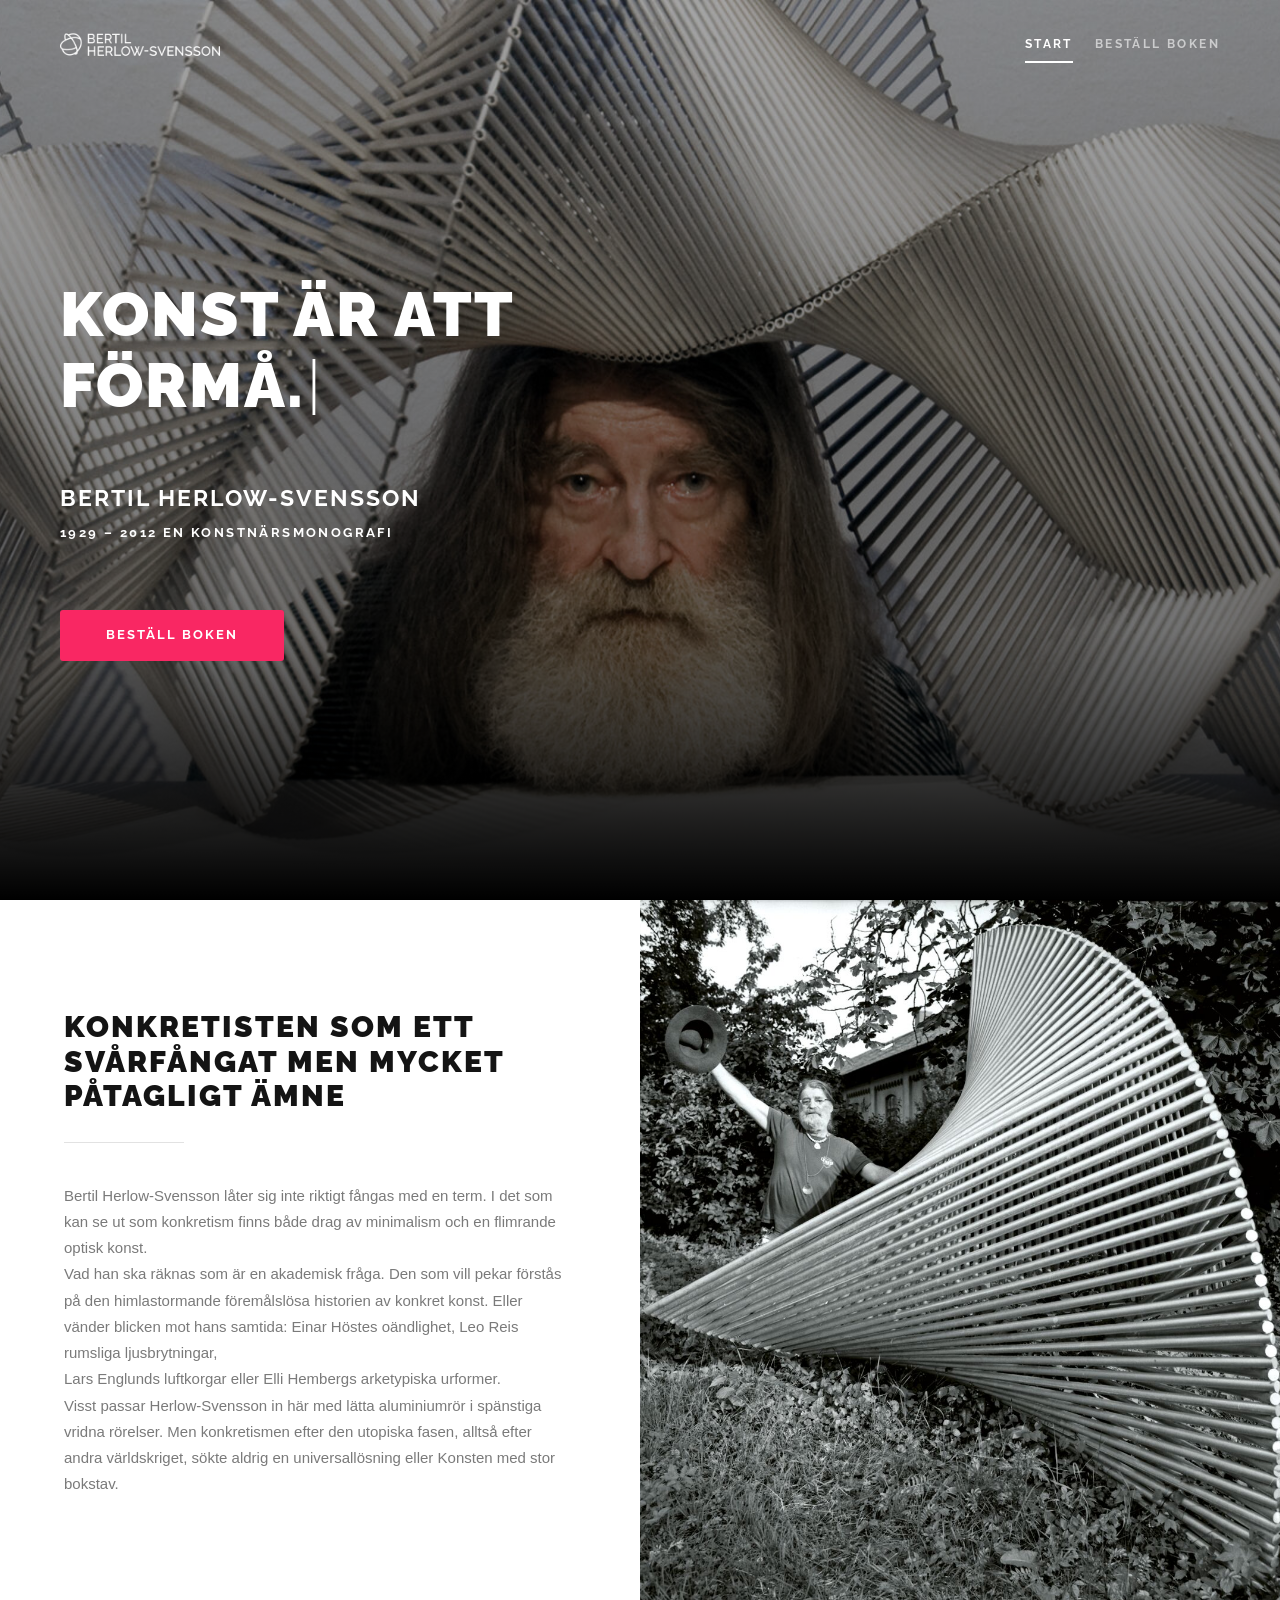
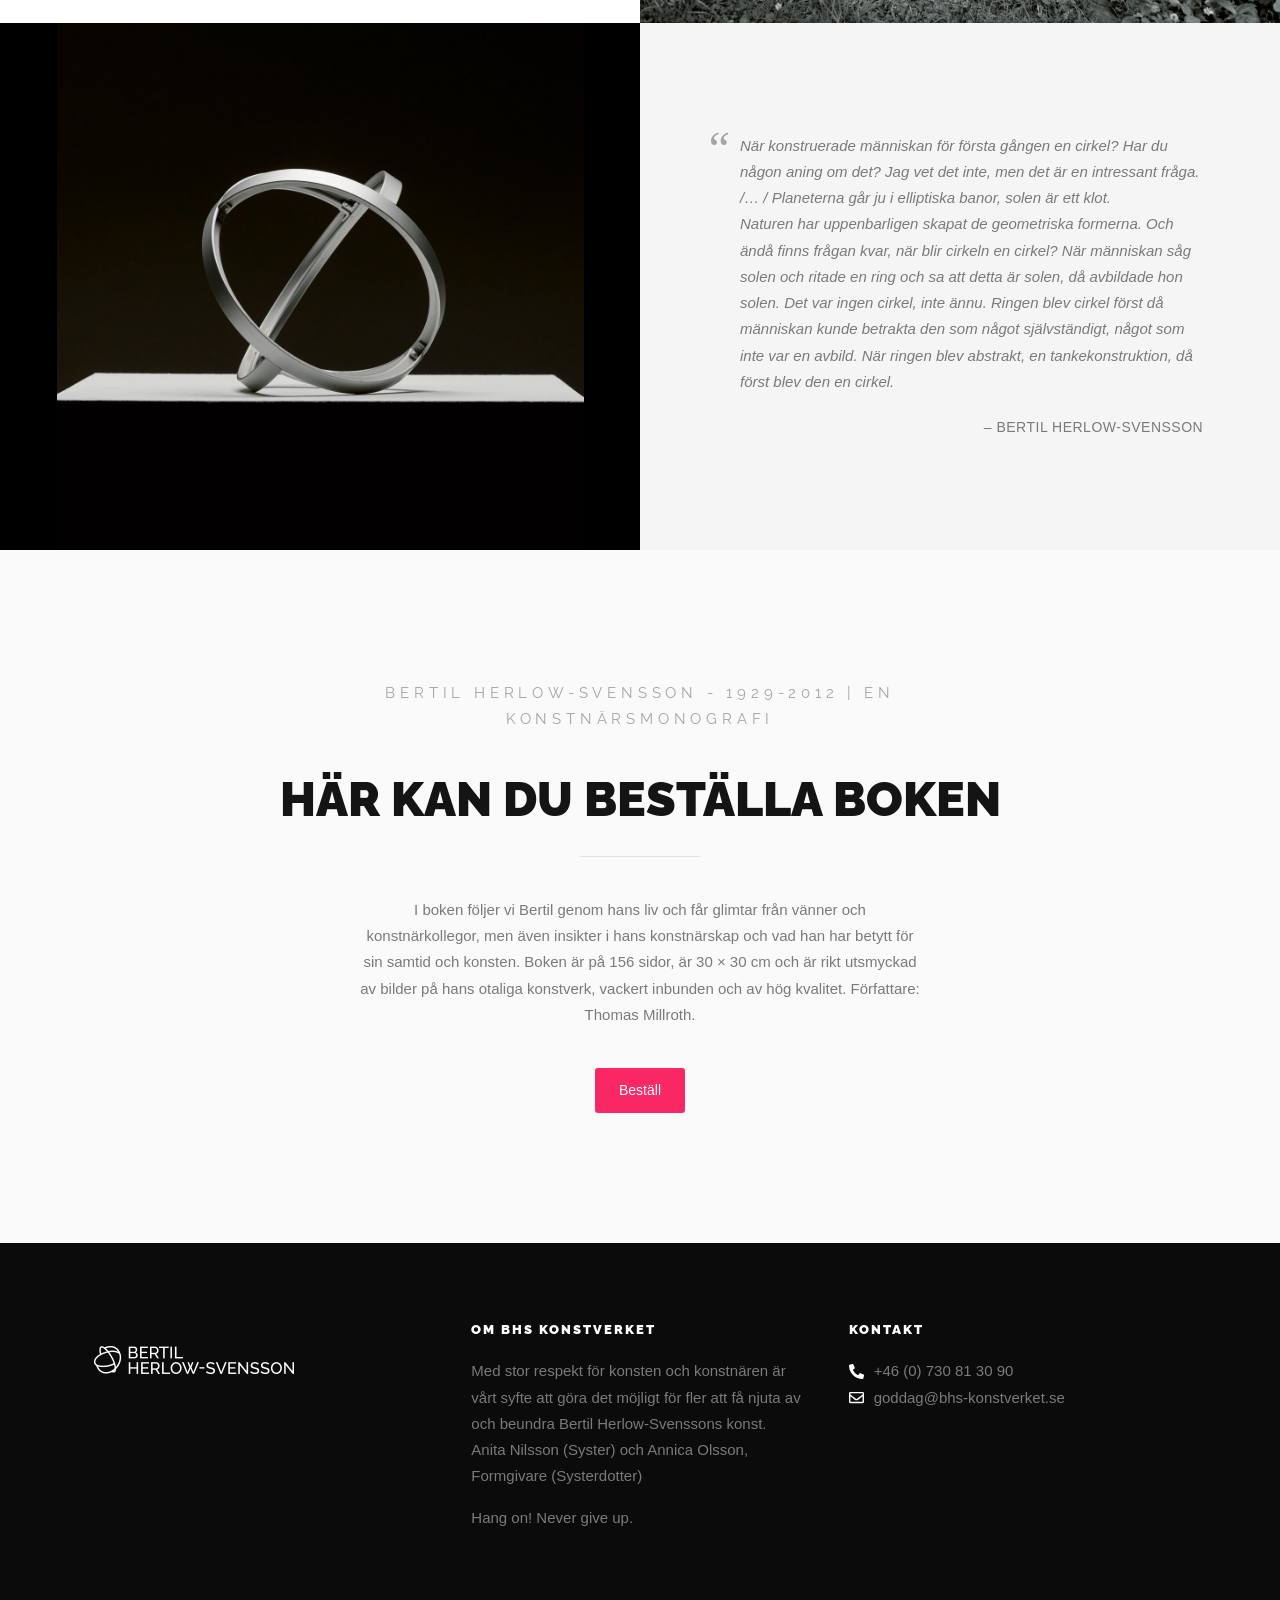
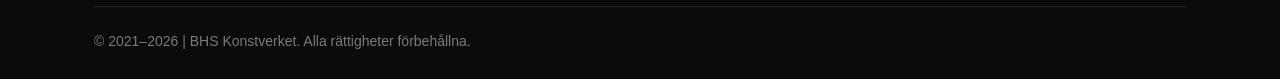
<file: index.html>
<!doctype html>
<html lang="sv">
<head>
  <meta charset="utf-8">
  <meta name="viewport" content="width=device-width, initial-scale=1">
  <title>Bertil Herlow-Svensson – 1929-2012 En konstnärsmonografi</title>
  <meta name="description" content="Bertil Herlow-Svensson 1929–2012. En konstnärsmonografi av Thomas Millroth – beställ boken här.">
  <meta property="og:title" content="Bertil Herlow-Svensson – 1929-2012 En konstnärsmonografi">
  <meta property="og:description" content="Bertil Herlow-Svensson 1929–2012. En konstnärsmonografi av Thomas Millroth – beställ boken här.">
  <meta property="og:image" content="https://www.bhs-konstverket.se/images/hero-bertil.jpg">
  <link rel="icon" href="images/favicon.png" type="image/png">
  <link rel="apple-touch-icon" href="images/apple-touch-icon.png">
  <link rel="preload" href="fonts/raleway-latin.woff2" as="font" type="font/woff2" crossorigin>
  <link rel="stylesheet" href="css/style.css">
</head>
<body>
  <a class="skip-link" href="#main">Hoppa till innehållet</a>

  <header class="site-header">
    <div class="header-inner">
      <a class="logo" href="./"><img src="images/logo.png" alt="Bertil Herlow-Svensson" width="200" height="75"></a>
      <nav class="main-nav" aria-label="Huvudmeny">
        <ul>
          <li><a href="./" aria-current="page">Start</a></li>
          <li><a href="bestall/">Beställ boken</a></li>
        </ul>
      </nav>
    </div>
  </header>

  <main id="main">
    <section class="hero">
      <div class="hero-content">
        <h1>Konst är att<br><span class="typed" data-words="Påstå.|Förmå.|Begå.|Stå på.|Förstå.">Förmå.</span></h1>
        <p class="hero-sub"><strong>Bertil Herlow-Svensson</strong><span>1929 – 2012 En konstnärsmonografi</span></p>
        <a class="btn" href="bestall/">Beställ boken</a>
      </div>
    </section>

    <section class="split">
      <div class="split-text">
        <h2>Konkretisten som ett svårfångat men mycket påtagligt ämne</h2>
        <hr class="divider">
        <p>Bertil Herlow-Svensson låter sig inte riktigt fångas med en term. I det som kan se ut som konkretism finns både drag av minimalism och en flimrande optisk konst.<br>
        Vad han ska räknas som är en akademisk fråga. Den som vill pekar förstås på den himlastormande föremålslösa historien av konkret konst. Eller vänder blicken mot hans samtida: Einar Höstes oändlighet, Leo Reis rumsliga ljusbrytningar,<br>
        Lars Englunds luftkorgar eller Elli Hembergs arketypiska urformer.<br>
        Visst passar Herlow-Svensson in här med lätta aluminiumrör i spänstiga vridna rörelser. Men konkretismen efter den utopiska fasen, alltså efter andra världskriget, sökte aldrig en universallösning eller Konsten med stor bokstav.</p>
      </div>
      <div class="split-media" style="background-image:url('images/bertil-skulptur.jpg')" role="img" aria-label="Bertil intill sektorns mekanik"></div>
    </section>

    <section class="split split-reverse">
      <div class="split-media media-contain" style="background-image:url('images/fragmentarisk-sfar.jpg')" role="img" aria-label="Fragmentarisk sfär"></div>
      <div class="split-text quote-block">
        <blockquote class="quote">
          <p>När konstruerade människan för första gången en cirkel? Har du någon aning om det? Jag vet det inte, men det är en intressant fråga. /… / Planeterna går ju i elliptiska banor, solen är ett klot.<br>
          Naturen har uppenbarligen skapat de geometriska formerna. Och ändå finns frågan kvar, när blir cirkeln en cirkel? När människan såg solen och ritade en ring och sa att detta är solen, då avbildade hon solen. Det var ingen cirkel, inte ännu. Ringen blev cirkel först då människan kunde betrakta den som något självständigt, något som inte var en avbild. När ringen blev abstrakt, en tankekonstruktion, då först blev den en cirkel.</p>
          <footer>– Bertil Herlow-Svensson</footer>
        </blockquote>
      </div>
    </section>

    <section class="book">
      <div class="container">
        <p class="kicker">Bertil Herlow-Svensson - 1929-2012 | En konstnärsmonografi</p>
        <h2>Här kan du beställa boken</h2>
        <hr class="divider">
        <p>I boken följer vi Bertil genom hans liv och får glimtar från vänner och konstnärkollegor, men även insikter i hans konstnärskap och vad han har betytt för sin samtid och konsten. Boken är på 156 sidor, är 30&nbsp;×&nbsp;30&nbsp;cm och är rikt utsmyckad av bilder på hans otaliga konstverk, vackert inbunden och av hög kvalitet. Författare: Thomas Millroth.</p>
        <a class="btn btn-small" href="bestall/">Beställ</a>
      </div>
    </section>

  </main>

  <footer class="site-footer">
    <div class="container">
      <div class="footer-grid">
        <div>
          <a class="logo" href="./"><img src="images/logo.png" alt="Bertil Herlow-Svensson" width="200" height="75" loading="lazy"></a>
        </div>
        <div>
          <h3>Om BHS Konstverket</h3>
          <p>Med stor respekt för konsten och konstnären är vårt syfte att göra det möjligt för fler att få njuta av och beundra Bertil Herlow-Svenssons konst.<br>
          Anita Nilsson (Syster) och Annica Olsson, Formgivare (Systerdotter)</p>
          <p>Hang on! Never give up.</p>
        </div>
        <div>
          <h3>Kontakt</h3>
          <ul class="contact-list">
            <li><svg viewBox="0 0 512 512" aria-hidden="true"><path d="M497 361l-112-48a24 24 0 0 0-28 7l-50 61A371 371 0 0 1 130 204l61-50a24 24 0 0 0 7-28L150 14a24 24 0 0 0-28-14L18 24A24 24 0 0 0 0 48c0 256 208 464 464 464a24 24 0 0 0 24-19l24-104a24 24 0 0 0-15-28z"/></svg><a href="tel:+46730813090">+46 (0) 730 81 30 90</a></li>
            <li><svg viewBox="0 0 512 512" aria-hidden="true"><path d="M464 64H48C22 64 0 86 0 112v288c0 26 22 48 48 48h416c26 0 48-22 48-48V112c0-26-22-48-48-48zm0 48v41c-22 18-58 46-134 106-17 13-50 45-74 45s-57-32-74-45C106 199 70 171 48 153v-41h416zM48 400V215c23 18 55 43 104 82 22 17 59 54 104 54s82-36 104-54c49-39 81-64 104-82v185H48z"/></svg><a href="mailto:goddag@bhs-konstverket.se">goddag@bhs-konstverket.se</a></li>
          </ul>
        </div>
      </div>
      <div class="footer-bottom">&copy; 2021–<span id="year">2026</span> | BHS Konstverket. Alla rättigheter förbehållna.</div>
    </div>
  </footer>

  <script src="js/main.js"></script>
</body>
</html>
</file>
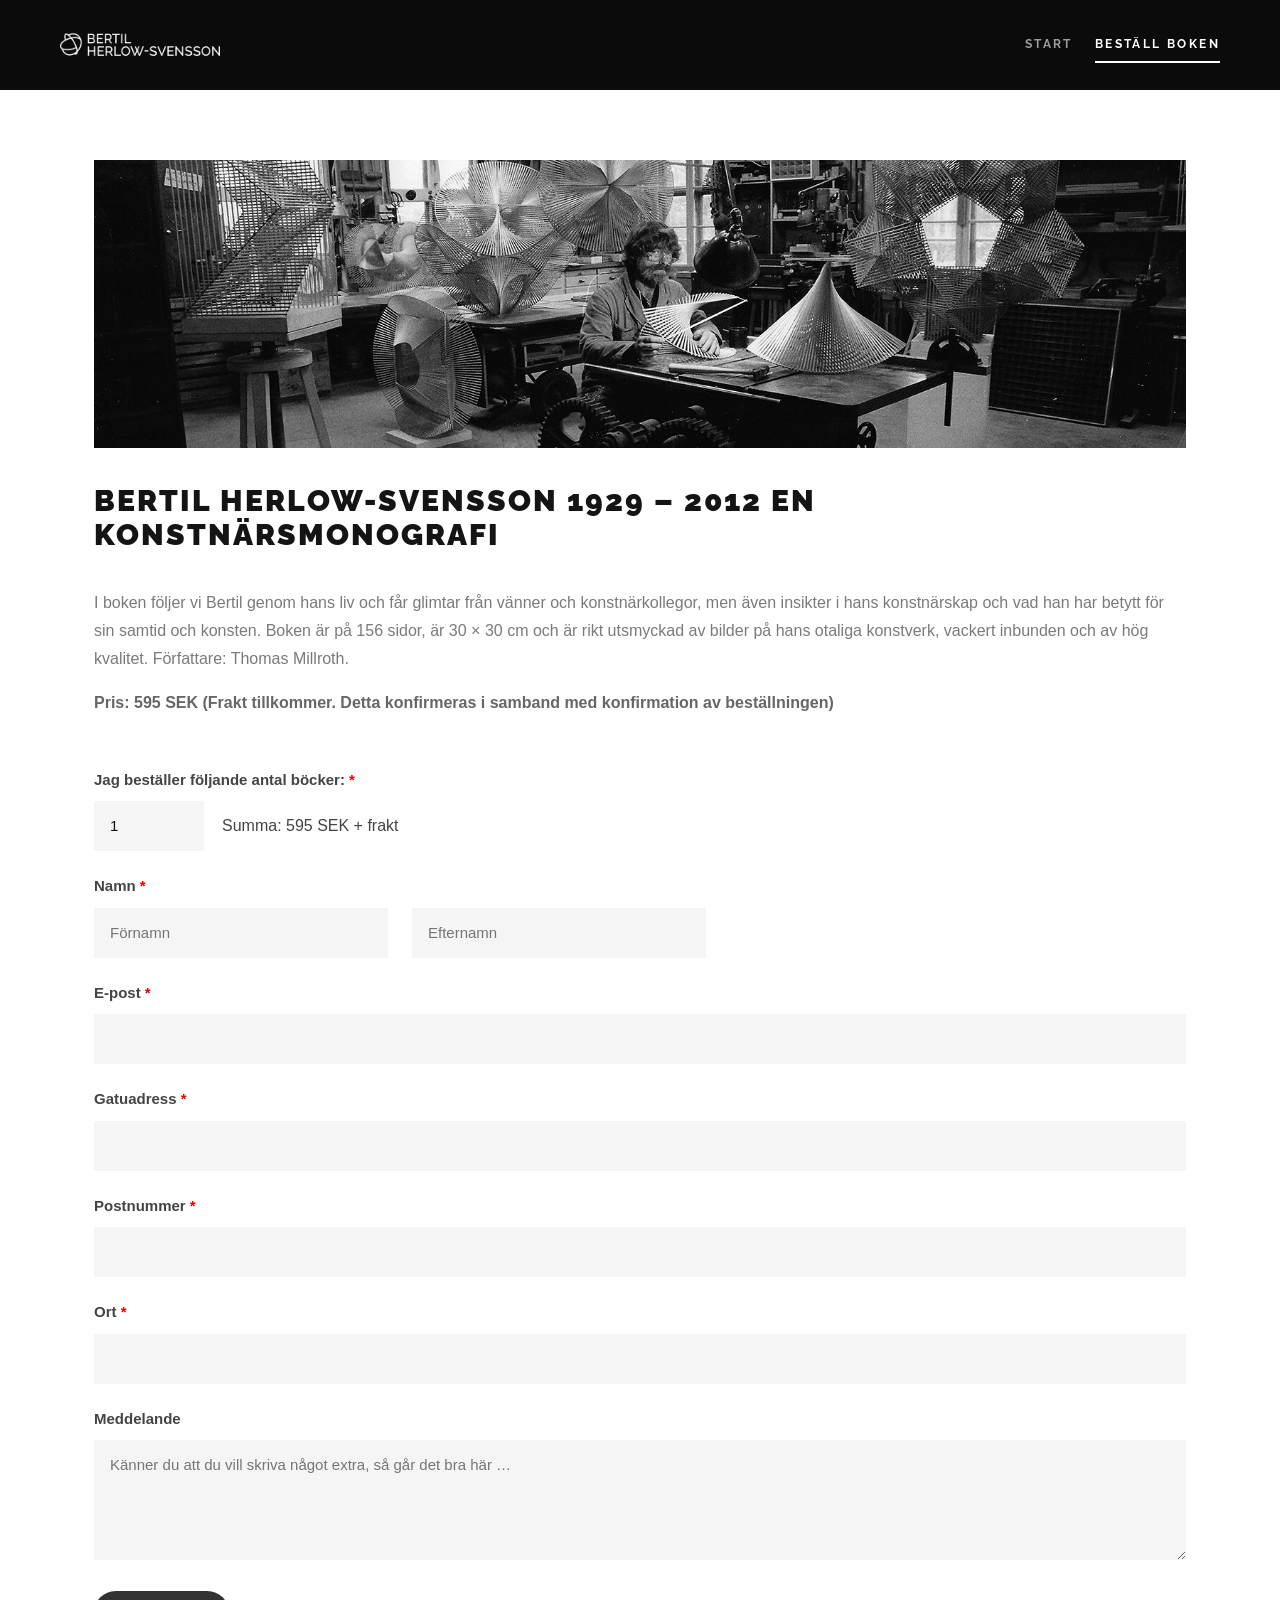
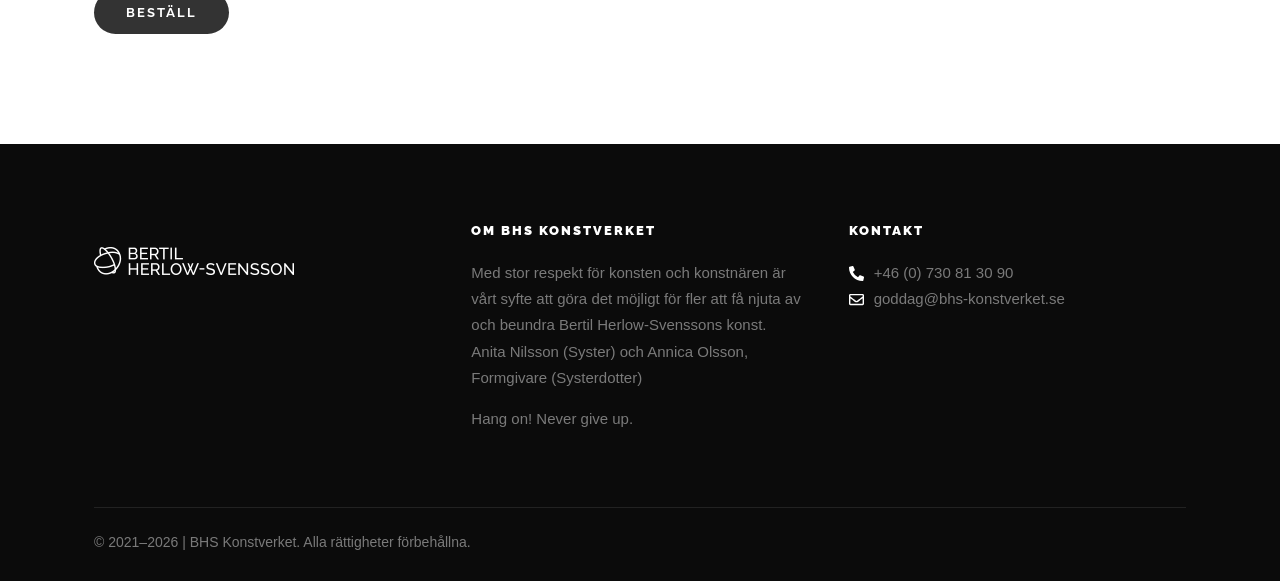
<file: bestall/index.html>
<!doctype html>
<html lang="sv">
<head>
  <meta charset="utf-8">
  <meta name="viewport" content="width=device-width, initial-scale=1">
  <title>Beställ boken – BHS Konstverket</title>
  <meta name="description" content="Bertil Herlow-Svensson 1929–2012. En konstnärsmonografi av Thomas Millroth – beställ boken här.">
  <meta property="og:title" content="Beställ boken – BHS Konstverket">
  <meta property="og:description" content="Bertil Herlow-Svensson 1929–2012. En konstnärsmonografi av Thomas Millroth – beställ boken här.">
  <meta property="og:image" content="https://www.bhs-konstverket.se/images/hero-bertil.jpg">
  <link rel="icon" href="../images/favicon.png" type="image/png">
  <link rel="apple-touch-icon" href="../images/apple-touch-icon.png">
  <link rel="preload" href="../fonts/raleway-latin.woff2" as="font" type="font/woff2" crossorigin>
  <link rel="stylesheet" href="../css/style.css">
</head>
<body>
  <a class="skip-link" href="#main">Hoppa till innehållet</a>

  <header class="site-header solid">
    <div class="header-inner">
      <a class="logo" href=".././"><img src="../images/logo.png" alt="Bertil Herlow-Svensson" width="200" height="75"></a>
      <nav class="main-nav" aria-label="Huvudmeny">
        <ul>
          <li><a href=".././">Start</a></li>
          <li><a href="../bestall/" aria-current="page">Beställ boken</a></li>
        </ul>
      </nav>
    </div>
  </header>

  <main id="main">
    <section class="page">
      <div class="container">
        <img class="page-banner" src="../images/bertil-verkstad.jpg" alt="Bertil Herlow-Svensson i sin verkstad" width="1536" height="405">
        <h1>Bertil Herlow-Svensson 1929 – 2012 En konstnärsmonografi</h1>
        <p>I boken följer vi Bertil genom hans liv och får glimtar från vänner och konstnärkollegor, men även insikter i hans konstnärskap och vad han har betytt för sin samtid och konsten. Boken är på 156 sidor, är 30&nbsp;×&nbsp;30&nbsp;cm och är rikt utsmyckad av bilder på hans otaliga konstverk, vackert inbunden och av hög kvalitet. Författare: Thomas Millroth.</p>
        <p class="price">Pris: 595 SEK (Frakt tillkommer. Detta konfirmeras i samband med konfirmation av beställningen)</p>

        <div id="form-status" role="status"></div>

        <form class="order-form" action="../bestall.php" method="post">
          <div>
            <label for="antal">Jag beställer följande antal böcker: <span class="req">*</span></label>
            <div class="qty">
              <input id="antal" name="antal" type="number" min="1" max="50" value="1" required>
              <output id="summa" for="antal">Summa: 595 SEK + frakt</output>
            </div>
          </div>
          <div>
            <label for="fornamn">Namn <span class="req">*</span></label>
            <div class="row-2">
              <input id="fornamn" name="fornamn" placeholder="Förnamn" required autocomplete="given-name" aria-label="Förnamn">
              <input id="efternamn" name="efternamn" placeholder="Efternamn" required autocomplete="family-name" aria-label="Efternamn">
            </div>
          </div>
          <div><label for="email">E-post <span class="req">*</span></label><input id="email" name="email" type="email" required autocomplete="email"></div>
          <div><label for="adress">Gatuadress <span class="req">*</span></label><input id="adress" name="adress" required autocomplete="street-address"></div>
          <div><label for="postnummer">Postnummer <span class="req">*</span></label><input id="postnummer" name="postnummer" required autocomplete="postal-code" inputmode="numeric"></div>
          <div><label for="ort">Ort <span class="req">*</span></label><input id="ort" name="ort" required autocomplete="address-level2"></div>
          <div><label for="meddelande">Meddelande</label><textarea id="meddelande" name="meddelande" placeholder="Känner du att du vill skriva något extra, så går det bra här …"></textarea></div>
          <div class="hp" aria-hidden="true"><label for="website">Lämna tomt</label><input id="website" name="website" tabindex="-1" autocomplete="off"></div>
          <div><button class="btn btn-dark" type="submit">Beställ</button></div>
        </form>
      </div>
    </section>

  </main>

  <footer class="site-footer">
    <div class="container">
      <div class="footer-grid">
        <div>
          <a class="logo" href=".././"><img src="../images/logo.png" alt="Bertil Herlow-Svensson" width="200" height="75" loading="lazy"></a>
        </div>
        <div>
          <h3>Om BHS Konstverket</h3>
          <p>Med stor respekt för konsten och konstnären är vårt syfte att göra det möjligt för fler att få njuta av och beundra Bertil Herlow-Svenssons konst.<br>
          Anita Nilsson (Syster) och Annica Olsson, Formgivare (Systerdotter)</p>
          <p>Hang on! Never give up.</p>
        </div>
        <div>
          <h3>Kontakt</h3>
          <ul class="contact-list">
            <li><svg viewBox="0 0 512 512" aria-hidden="true"><path d="M497 361l-112-48a24 24 0 0 0-28 7l-50 61A371 371 0 0 1 130 204l61-50a24 24 0 0 0 7-28L150 14a24 24 0 0 0-28-14L18 24A24 24 0 0 0 0 48c0 256 208 464 464 464a24 24 0 0 0 24-19l24-104a24 24 0 0 0-15-28z"/></svg><a href="tel:+46730813090">+46 (0) 730 81 30 90</a></li>
            <li><svg viewBox="0 0 512 512" aria-hidden="true"><path d="M464 64H48C22 64 0 86 0 112v288c0 26 22 48 48 48h416c26 0 48-22 48-48V112c0-26-22-48-48-48zm0 48v41c-22 18-58 46-134 106-17 13-50 45-74 45s-57-32-74-45C106 199 70 171 48 153v-41h416zM48 400V215c23 18 55 43 104 82 22 17 59 54 104 54s82-36 104-54c49-39 81-64 104-82v185H48z"/></svg><a href="mailto:goddag@bhs-konstverket.se">goddag@bhs-konstverket.se</a></li>
          </ul>
        </div>
      </div>
      <div class="footer-bottom">&copy; 2021–<span id="year">2026</span> | BHS Konstverket. Alla rättigheter förbehållna.</div>
    </div>
  </footer>

  <script src="../js/main.js"></script>
</body>
</html>
</file>
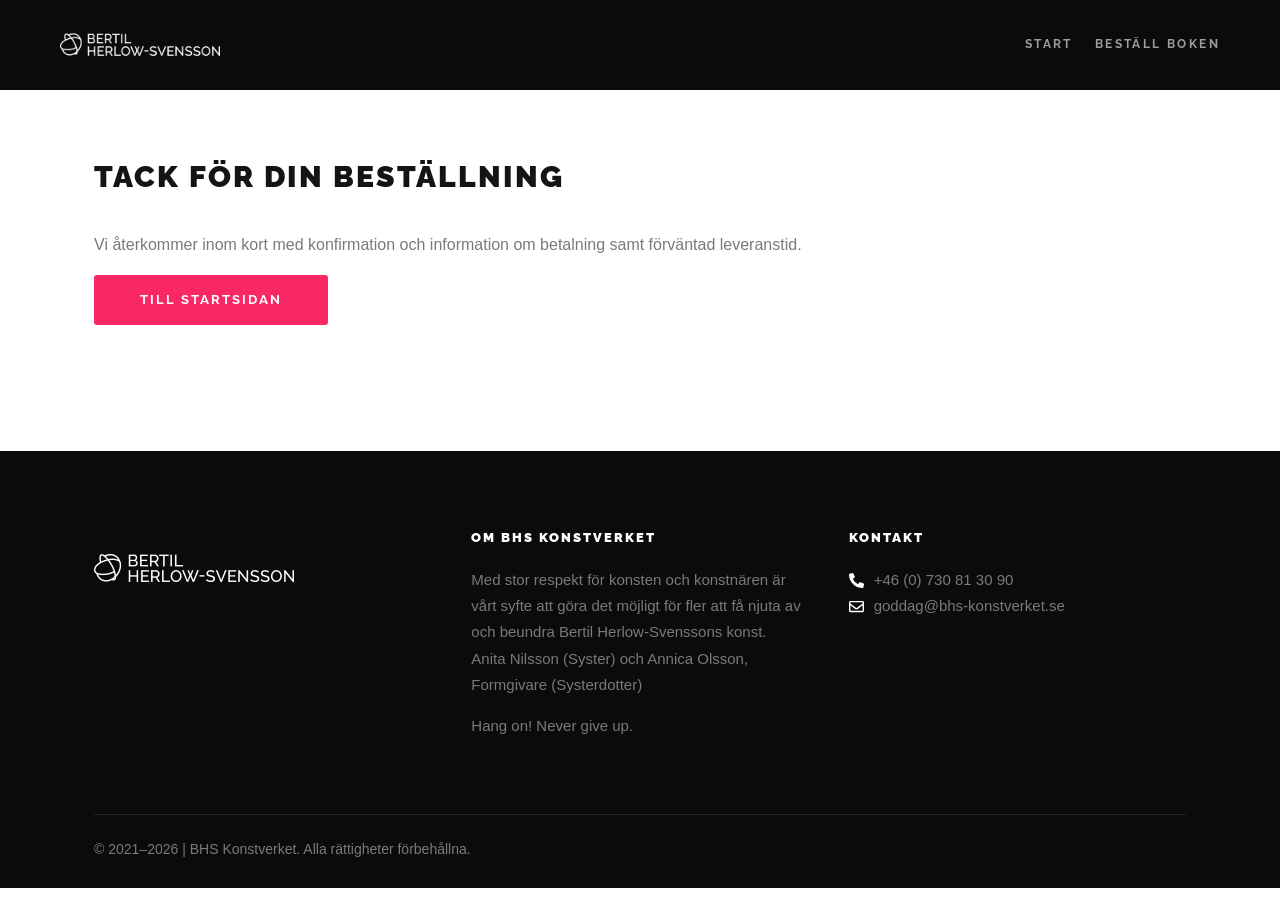
<file: tack/index.html>
<!doctype html>
<html lang="sv">
<head>
  <meta charset="utf-8">
  <meta name="viewport" content="width=device-width, initial-scale=1">
  <title>Tack för din beställning – BHS Konstverket</title>
  <meta name="description" content="Bertil Herlow-Svensson 1929–2012. En konstnärsmonografi av Thomas Millroth – beställ boken här.">
  <meta property="og:title" content="Tack för din beställning – BHS Konstverket">
  <meta property="og:description" content="Bertil Herlow-Svensson 1929–2012. En konstnärsmonografi av Thomas Millroth – beställ boken här.">
  <meta property="og:image" content="https://www.bhs-konstverket.se/images/hero-bertil.jpg">
  <link rel="icon" href="../images/favicon.png" type="image/png">
  <link rel="apple-touch-icon" href="../images/apple-touch-icon.png">
  <link rel="preload" href="../fonts/raleway-latin.woff2" as="font" type="font/woff2" crossorigin>
  <link rel="stylesheet" href="../css/style.css">
</head>
<body>
  <a class="skip-link" href="#main">Hoppa till innehållet</a>

  <header class="site-header solid">
    <div class="header-inner">
      <a class="logo" href=".././"><img src="../images/logo.png" alt="Bertil Herlow-Svensson" width="200" height="75"></a>
      <nav class="main-nav" aria-label="Huvudmeny">
        <ul>
          <li><a href=".././">Start</a></li>
          <li><a href="../bestall/">Beställ boken</a></li>
        </ul>
      </nav>
    </div>
  </header>

  <main id="main">
    <section class="page">
      <div class="container">
        <h1>Tack för din beställning</h1>
        <p>Vi återkommer inom kort med konfirmation och information om betalning samt förväntad leveranstid.</p>
        <p><a class="btn" href="../">Till startsidan</a></p>
      </div>
    </section>

  </main>

  <footer class="site-footer">
    <div class="container">
      <div class="footer-grid">
        <div>
          <a class="logo" href=".././"><img src="../images/logo.png" alt="Bertil Herlow-Svensson" width="200" height="75" loading="lazy"></a>
        </div>
        <div>
          <h3>Om BHS Konstverket</h3>
          <p>Med stor respekt för konsten och konstnären är vårt syfte att göra det möjligt för fler att få njuta av och beundra Bertil Herlow-Svenssons konst.<br>
          Anita Nilsson (Syster) och Annica Olsson, Formgivare (Systerdotter)</p>
          <p>Hang on! Never give up.</p>
        </div>
        <div>
          <h3>Kontakt</h3>
          <ul class="contact-list">
            <li><svg viewBox="0 0 512 512" aria-hidden="true"><path d="M497 361l-112-48a24 24 0 0 0-28 7l-50 61A371 371 0 0 1 130 204l61-50a24 24 0 0 0 7-28L150 14a24 24 0 0 0-28-14L18 24A24 24 0 0 0 0 48c0 256 208 464 464 464a24 24 0 0 0 24-19l24-104a24 24 0 0 0-15-28z"/></svg><a href="tel:+46730813090">+46 (0) 730 81 30 90</a></li>
            <li><svg viewBox="0 0 512 512" aria-hidden="true"><path d="M464 64H48C22 64 0 86 0 112v288c0 26 22 48 48 48h416c26 0 48-22 48-48V112c0-26-22-48-48-48zm0 48v41c-22 18-58 46-134 106-17 13-50 45-74 45s-57-32-74-45C106 199 70 171 48 153v-41h416zM48 400V215c23 18 55 43 104 82 22 17 59 54 104 54s82-36 104-54c49-39 81-64 104-82v185H48z"/></svg><a href="mailto:goddag@bhs-konstverket.se">goddag@bhs-konstverket.se</a></li>
          </ul>
        </div>
      </div>
      <div class="footer-bottom">&copy; 2021–<span id="year">2026</span> | BHS Konstverket. Alla rättigheter förbehållna.</div>
    </div>
  </footer>

  <script src="../js/main.js"></script>
</body>
</html>
</file>
<file: css/style.css>
/* =========================================================
   BHS Konstverket – stilmall
   Färger och typsnitt ändras under :root.
   ========================================================= */

@font-face {
  font-family: "Raleway";
  src: url("../fonts/raleway-latin.woff2") format("woff2");
  font-weight: 100 900;
  font-style: normal;
  font-display: swap;
}

:root {
  --accent: #f92763;
  --accent-dark: #d81450;
  --ink: #141414;
  --text: #7a7a7a;
  --muted: #a5a5a5;
  --light: #f5f5f5;
  --line: #e2e2e2;
  --dark: #0b0b0b;
  --heading: "Raleway", "Helvetica Neue", Arial, sans-serif;
  --body: -apple-system, BlinkMacSystemFont, "Segoe UI", Roboto, Helvetica, Arial, sans-serif;
  --max: 1140px;
}

*, *::before, *::after { box-sizing: border-box; }

html { scroll-behavior: smooth; }

body {
  margin: 0;
  background: #fff;
  color: var(--text);
  font-family: var(--body);
  font-size: 16px;
  line-height: 1.75;
  -webkit-font-smoothing: antialiased;
}

img { max-width: 100%; height: auto; display: block; }

a { color: var(--accent); }
a:hover { color: var(--accent-dark); }

h1, h2, h3 {
  font-family: var(--heading);
  font-weight: 900;
  text-transform: uppercase;
  letter-spacing: 2px;
  line-height: 1.15;
  color: var(--ink);
  margin: 0 0 .6em;
}

p { margin: 0 0 1em; }

.container { width: 100%; max-width: var(--max); margin: 0 auto; padding: 0 24px; }

.skip-link {
  position: absolute; left: -999px; top: 0; z-index: 100;
  background: #000; color: #fff; padding: 8px 14px;
}
.skip-link:focus { left: 10px; top: 10px; }

/* ---------- Sidhuvud ---------- */
.site-header {
  position: absolute; top: 0; left: 0; right: 0; z-index: 20;
}
.site-header.solid { position: relative; background: var(--dark); }
.header-inner {
  display: flex; align-items: center; justify-content: space-between;
  min-height: 90px; padding: 0 60px;
}
.logo img { width: 160px; }

.main-nav ul { list-style: none; margin: 0; padding: 0; display: flex; gap: 22px; }
.main-nav a {
  display: block; padding: 6px 0;
  color: rgba(255, 255, 255, .6);
  font-family: var(--heading); font-weight: 700; font-size: 12px;
  letter-spacing: 2.4px; text-transform: uppercase; text-decoration: none;
  border-bottom: 2px solid transparent;
}
.main-nav a:hover { color: #fff; }
.main-nav a[aria-current="page"] { color: #fff; border-bottom-color: #fff; }

@media (max-width: 700px) {
  .header-inner { padding: 0 20px; min-height: 72px; }
  .logo img { width: 130px; }
  .main-nav ul { gap: 14px; }
  .main-nav a { font-size: 11px; letter-spacing: 1.6px; }
}
@media (max-width: 420px) {
  .header-inner { padding: 0 16px; }
  .logo img { width: 112px; }
  .main-nav ul { gap: 12px; }
  .main-nav a { font-size: 10px; letter-spacing: 1.2px; }
}

/* ---------- Hero ---------- */
.hero {
  position: relative;
  min-height: 100vh;
  display: flex; align-items: center;
  background: #000 url("../images/hero-bertil.jpg") center top / cover no-repeat;
  color: #fff;
}
.hero::before {
  content: ""; position: absolute; inset: 0;
  background: linear-gradient(to bottom, rgba(0,0,0,.35), rgba(0,0,0,.55) 70%, #000);
}
.hero-content { position: relative; z-index: 1; padding: 140px 60px 100px; width: 100%; }
.hero h1 {
  color: #fff; font-size: clamp(2.6rem, 6vw, 62px);
  min-height: 2.3em; margin-bottom: .9em;
}
.typed::after {
  content: "|"; font-weight: 300; margin-left: 2px;
  animation: blink 1s steps(1) infinite;
}
@keyframes blink { 50% { opacity: 0; } }
.hero-sub {
  font-family: var(--heading); text-transform: uppercase; color: #fff; margin-bottom: 64px;
}
.hero-sub strong { display: block; font-size: clamp(1.1rem, 2.2vw, 1.45rem); font-weight: 700; letter-spacing: 2px; }
.hero-sub span { font-size: 13px; font-weight: 700; letter-spacing: 2.4px; }

@media (max-width: 700px) {
  .hero-content { padding: 120px 24px 80px; text-align: center; }
  .hero-sub { margin-bottom: 40px; }
}

/* ---------- Knappar ---------- */
.btn {
  display: inline-block;
  background: var(--accent); color: #fff;
  padding: 14px 46px; border: 0; border-radius: 3px;
  font-family: var(--heading); font-weight: 700; font-size: 13px;
  letter-spacing: 2px; text-transform: uppercase; text-decoration: none;
  cursor: pointer; transition: background .2s;
}
.btn:hover { background: var(--accent-dark); color: #fff; }
.btn-dark { background: #333; border-radius: 40px; padding: 14px 32px; }
.btn-dark:hover { background: #000; }

/* ---------- Delade block ---------- */
.split { display: grid; grid-template-columns: 1fr 1fr; }
.split-text { padding: 110px 12% 110px 10%; display: flex; flex-direction: column; justify-content: center; }
.split-text h2 { font-size: clamp(1.6rem, 2.6vw, 30px); }
.split-media { min-height: 520px; background: #000 center / cover no-repeat; }
.divider { width: 120px; height: 1px; background: var(--line); border: 0; margin: 10px 0 40px; }
.split-text p { font-size: 15px; }

.quote-block { background: var(--light); }
.quote {
  position: relative; margin: 0; padding-left: 36px;
  font-style: italic; font-size: 15px; line-height: 1.75;
}
.quote::before {
  content: "\201C"; position: absolute; left: 0; top: -8px;
  font-family: Georgia, serif; font-size: 48px; line-height: 1; color: var(--muted);
}
.quote footer {
  margin-top: 20px; text-align: right; font-style: normal;
  text-transform: uppercase; letter-spacing: .5px; font-size: 14px;
}
.media-contain { background-color: #000; background-size: contain; }

@media (max-width: 860px) {
  .split { grid-template-columns: 1fr; }
  .split-text { padding: 70px 24px; text-align: center; align-items: center; }
  .split-media { min-height: 380px; }
  .split-reverse .split-media { order: -1; }
  .quote { text-align: left; }
}

/* ---------- Bokbeställning ---------- */
.book { background: #fafafa; padding: 130px 0; text-align: center; }
.kicker {
  font-family: var(--heading); font-weight: 400; font-size: 12px;
  letter-spacing: 4.8px; text-transform: uppercase; color: var(--muted); margin-bottom: 18px;
}
.book h2 { font-size: clamp(1.9rem, 4vw, 48px); letter-spacing: 0; }
.book .divider { margin: 24px auto 40px; }
.book p { max-width: 560px; margin: 0 auto 40px; font-size: 15px; }
.btn-small { padding: 10px 24px; font-family: var(--body); font-weight: 400; font-size: 14px; letter-spacing: 0; text-transform: none; }

/* ---------- Undersidor ---------- */
.page { padding: 70px 0 110px; }
.page-banner { width: 100%; aspect-ratio: 1536 / 405; object-fit: cover; margin-bottom: 36px; }
.page h1 { font-size: clamp(1.6rem, 3vw, 30px); margin-bottom: 1.2em; }
.page .price { font-weight: 600; color: #666; }

.order-form { margin-top: 50px; display: grid; gap: 22px; }
.order-form label { display: block; font-weight: 600; color: #444; font-size: 15px; margin-bottom: 8px; }
.order-form .req { color: #e00; }
.order-form input, .order-form textarea {
  width: 100%; border: 0; background: var(--light); color: var(--ink);
  padding: 12px 16px; font: inherit; font-size: 15px; border-radius: 0;
}
.order-form input:focus, .order-form textarea:focus { outline: 2px solid var(--accent); outline-offset: 0; }
.order-form textarea { min-height: 120px; resize: vertical; }
.row-2 { display: grid; grid-template-columns: 1fr 1fr; gap: 24px; max-width: 612px; }
.qty { display: flex; align-items: center; gap: 18px; flex-wrap: wrap; }
.qty input { width: 110px; }
.qty output { color: #444; }
.hp { position: absolute; left: -9999px; }
.notice { padding: 14px 18px; margin: 24px 0 0; background: #fde7ee; color: #8a0f33; }
@media (max-width: 560px) { .row-2 { grid-template-columns: 1fr; } }

/* ---------- Sidfot ---------- */
.site-footer { background: var(--dark); color: #7a7a7a; font-size: 15px; padding: 80px 0 0; }
.footer-grid { display: grid; grid-template-columns: 1fr 1fr 1fr; gap: 40px; }
.site-footer .logo img { width: 200px; }
.site-footer h3 { color: #fff; font-size: 13px; margin-bottom: 1.6em; }
.site-footer a { color: #7a7a7a; text-decoration: none; }
.site-footer a:hover { color: #fff; }
.contact-list { list-style: none; margin: 0; padding: 0; }
.contact-list li { display: flex; gap: 10px; align-items: center; }
.contact-list svg { width: 15px; height: 15px; fill: #fff; flex: none; }
.footer-bottom { border-top: 1px solid #222; margin-top: 60px; padding: 22px 0 26px; font-size: 14px; }
@media (max-width: 860px) {
  .footer-grid { grid-template-columns: 1fr; text-align: center; }
  .site-footer .logo img { margin: 0 auto; }
  .contact-list li { justify-content: center; }
}

@media (prefers-reduced-motion: reduce) {
  .typed::after { animation: none; }
  html { scroll-behavior: auto; }
}
</file>
